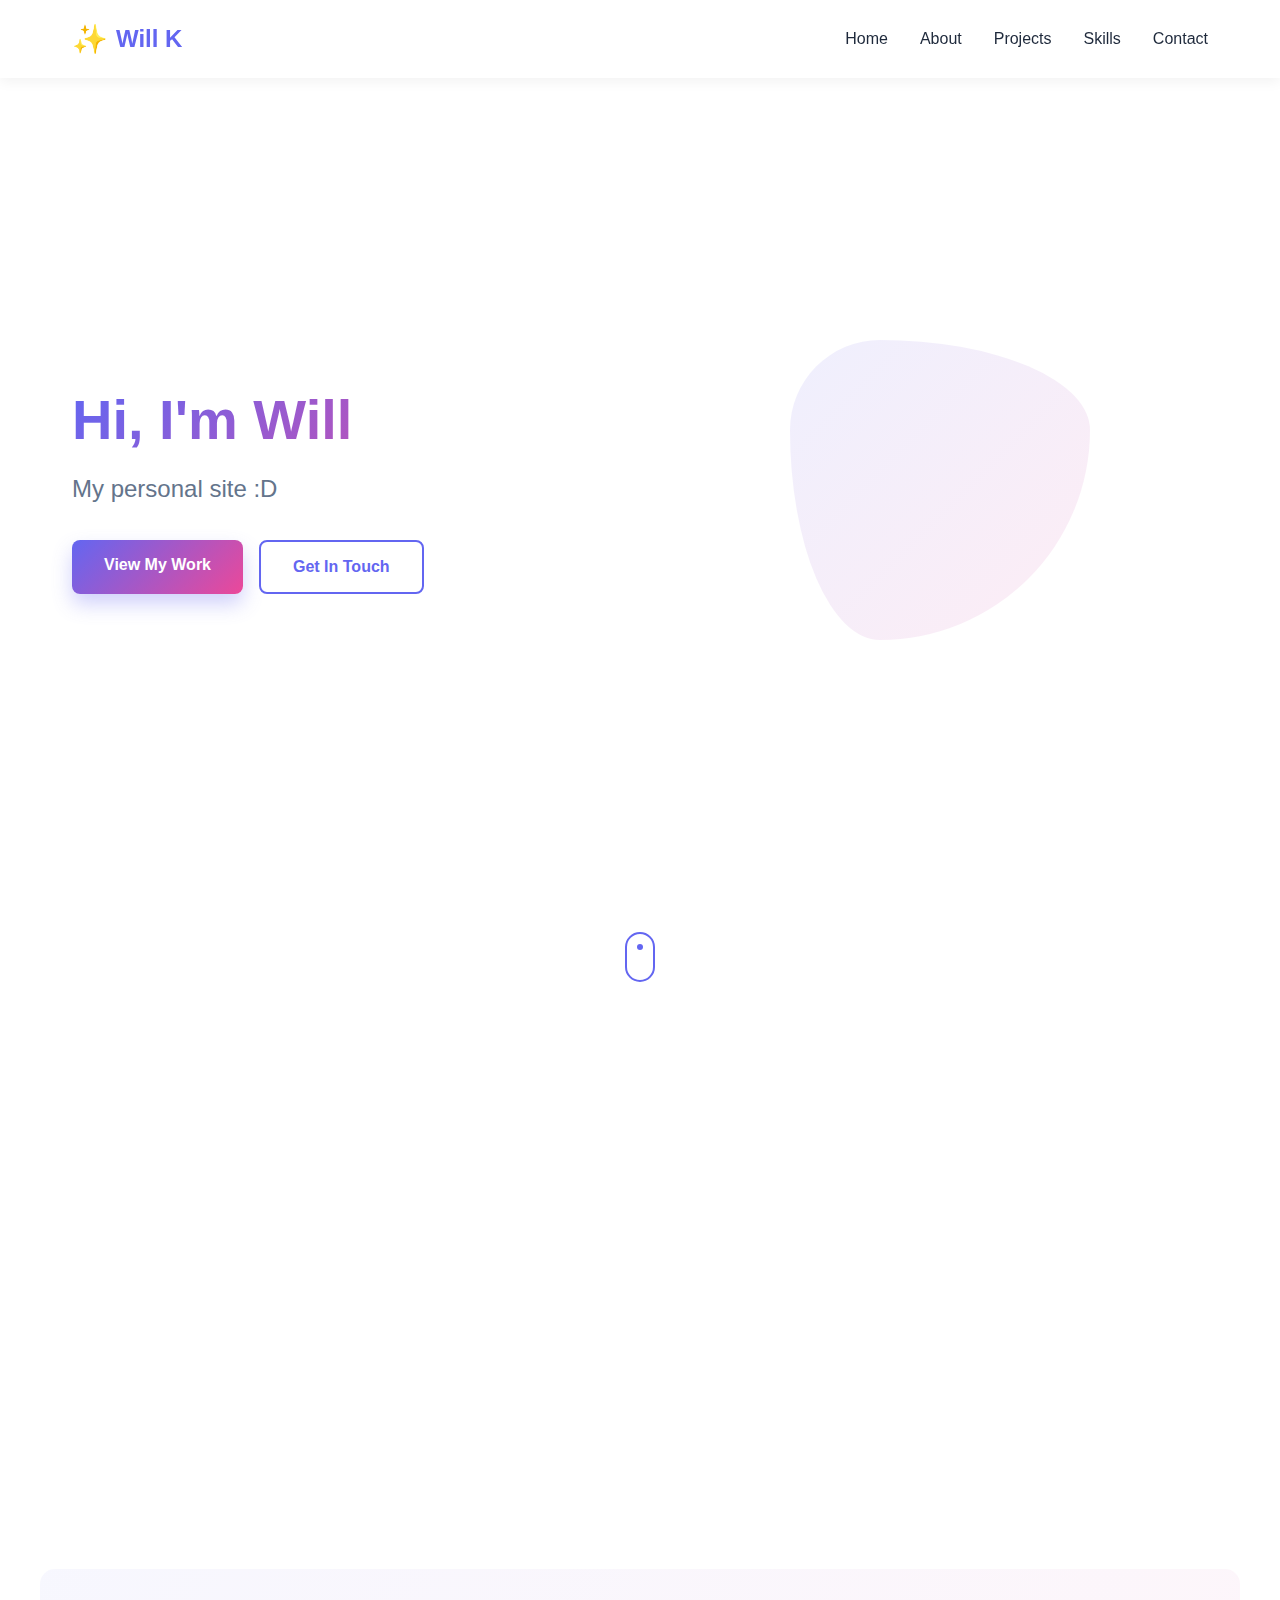
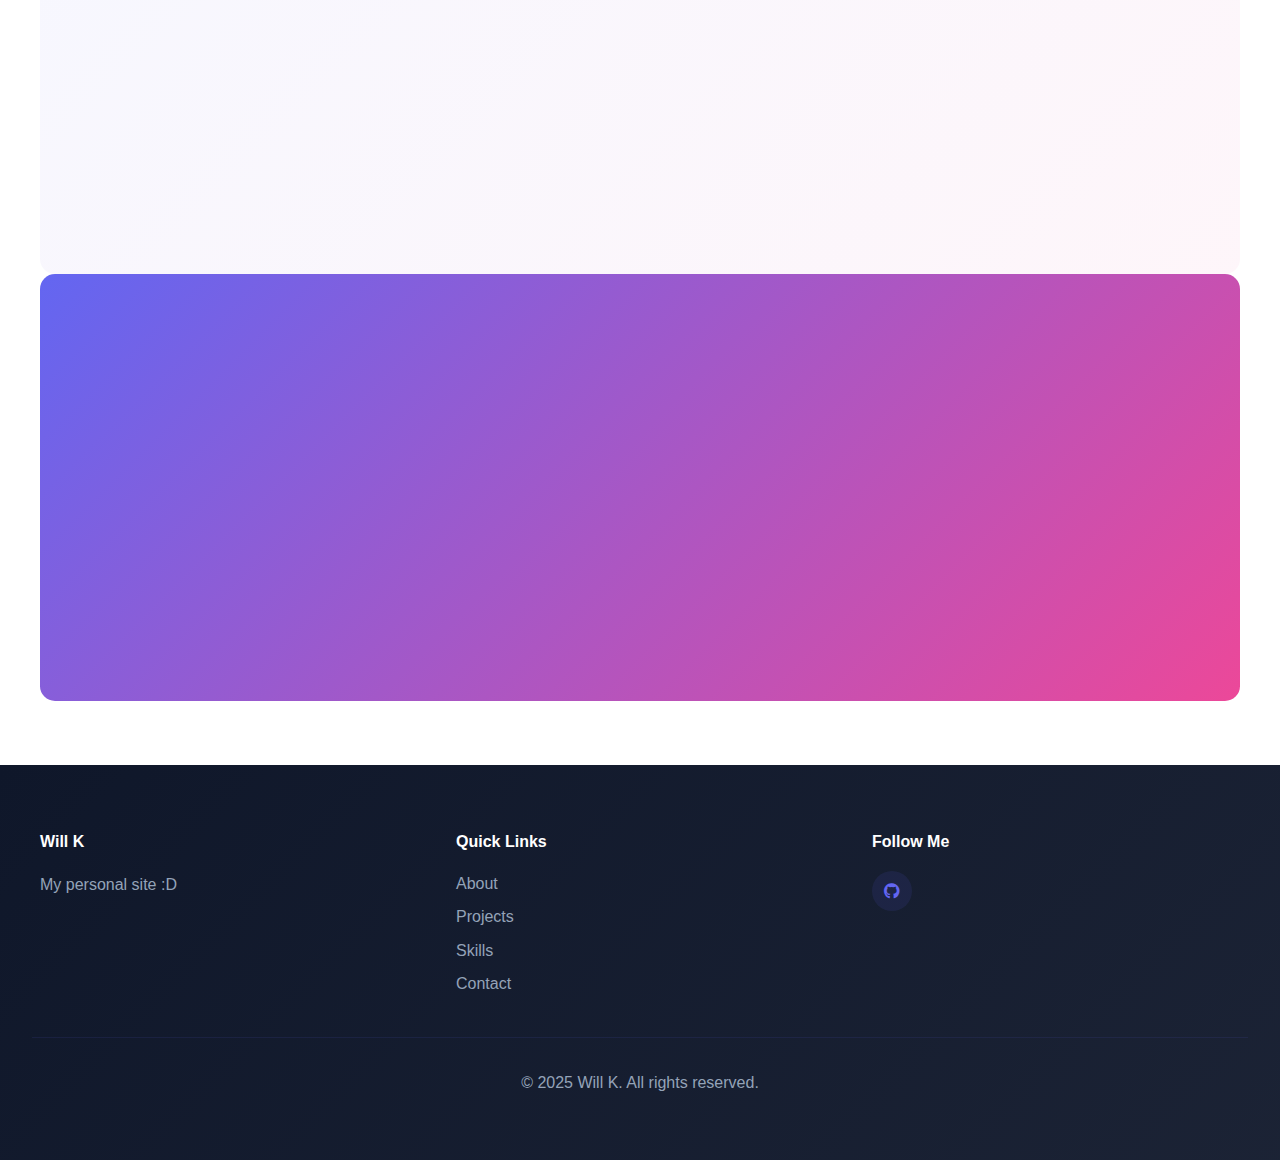
<file: index.html>
<!DOCTYPE html>
<html lang="en">
<head>
    <meta charset="UTF-8">
    <meta name="viewport" content="width=device-width, initial-scale=1.0">
    <title>Will K - Personal Portfolio</title>
    <link rel="stylesheet" href="styles.css">
    <link rel="stylesheet" href="https://cdnjs.cloudflare.com/ajax/libs/font-awesome/6.4.0/css/all.min.css">
</head>
<body>
    <!-- Navigation -->
    <nav class="navbar">
        <div class="nav-container">
            <div class="logo">
                <a href="index.html">
                    <span class="logo-icon">✨</span>
                    <span>Will K</span>
                </a>
            </div>
            <div class="nav-menu">
                <a href="index.html" class="nav-link active">Home</a>
                <a href="about.html" class="nav-link">About</a>
                <a href="projects.html" class="nav-link">Projects</a>
                <a href="skills.html" class="nav-link">Skills</a>
                <a href="contact.html" class="nav-link">Contact</a>
            </div>
            <div class="hamburger">
                <span></span>
                <span></span>
                <span></span>
            </div>
        </div>
    </nav>

    <!-- Hero Section -->
    <section class="hero">
        <div class="hero-content">
            <h1 class="hero-title animate-on-scroll">Hi, I'm Will </h1>
            <p class="hero-subtitle animate-on-scroll">My personal site :D</p>
            <div class="hero-cta animate-on-scroll">
                <a href="projects.html" class="btn btn-primary">View My Work</a>
                <a href="contact.html" class="btn btn-secondary">Get In Touch</a>
            </div>
        </div>
        <div class="hero-image animate-on-scroll">
            <div class="floating-shape"></div>
        </div>
    </section>

    <!-- Scroll Indicator -->
    <div class="scroll-indicator">
        <div class="scroll-down"></div>
    </div>

    <!-- Featured Section -->
    <section class="featured">
        <h2 class="section-title animate-on-scroll">Featured Projects</h2>
        <div class="featured-grid">
            <div class="feature-card animate-on-scroll">
                <div class="feature-icon">
                    <i class="fas fa-code"></i>
                </div>
                <h3>Web Development</h3>
                <p>Building beautiful and responsive websites with modern technologies</p>
            </div>
            <div class="feature-card animate-on-scroll">
                <div class="feature-icon">
                    <i class="fas fa-palette"></i>
                </div>
                <h3>UI/UX Design</h3>
                <p>Creating intuitive interfaces with a focus on user experience</p>
            </div>
            <div class="feature-card animate-on-scroll">
                <div class="feature-icon">
                    <i class="fas fa-rocket"></i>
                </div>
                <h3>Innovation</h3>
                <p>Pushing boundaries and exploring new possibilities in tech</p>
            </div>
        </div>
    </section>

    <!-- Stats Section -->
    <section class="stats">
        <div class="stat animate-on-scroll">
            <h3 class="stat-number">9+</h3>
            <p class="stat-label">Projects Completed</p>
        </div>
        <div class="stat animate-on-scroll">
            <h3 class="stat-number">3+</h3>
            <p class="stat-label">Years Experience</p>
        </div>
    </section>

    <!-- CTA Section -->
    <section class="cta-section">
        <div class="cta-content animate-on-scroll">
            <h2>Take a look at my projects!</h2>
            <p>Click the button below to explore!</p>
            <div class="cta-button-box">
                <a href="projects.html" class="btn btn-large">Click Me!</a>
            </div>
        </div>
    </section>

    <!-- Footer -->
    <footer class="footer">
        <div class="footer-content">
            <div class="footer-section">
                <h4>Will K</h4>
                <p>My personal site :D</p>
            </div>
            <div class="footer-section">
                <h4>Quick Links</h4>
                <ul>
                    <li><a href="about.html">About</a></li>
                    <li><a href="projects.html">Projects</a></li>
                    <li><a href="skills.html">Skills</a></li>
                    <li><a href="contact.html">Contact</a></li>
                </ul>
            </div>
            <div class="footer-section">
                <h4>Follow Me</h4>
                <div class="social-links">
                    <a href="https://github.com"><i class="fab fa-github"></i></a>
                </div>
            </div>
        </div>
        <div class="footer-bottom">
            <p>&copy; 2025 Will K. All rights reserved.</p>
        </div>
    </footer>

    <script src="script.js"></script>
</body>
</html>
</file>
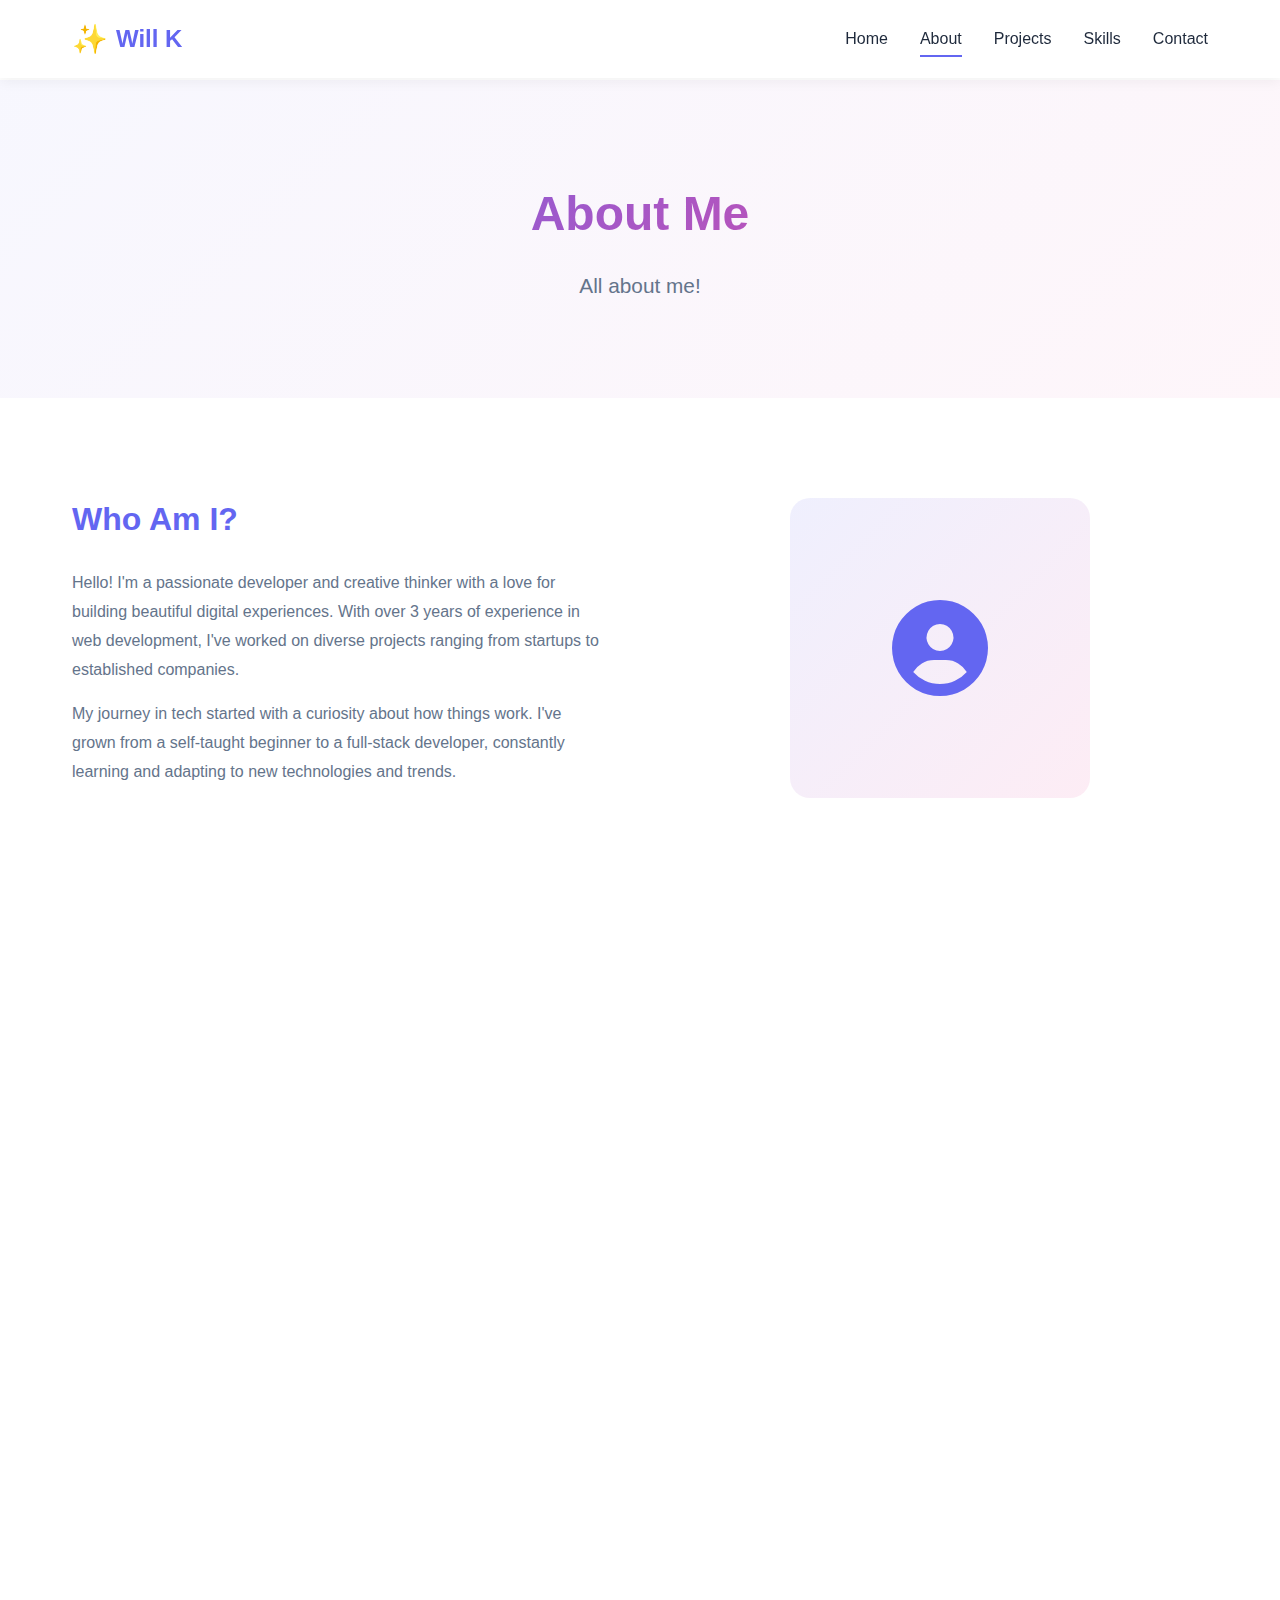
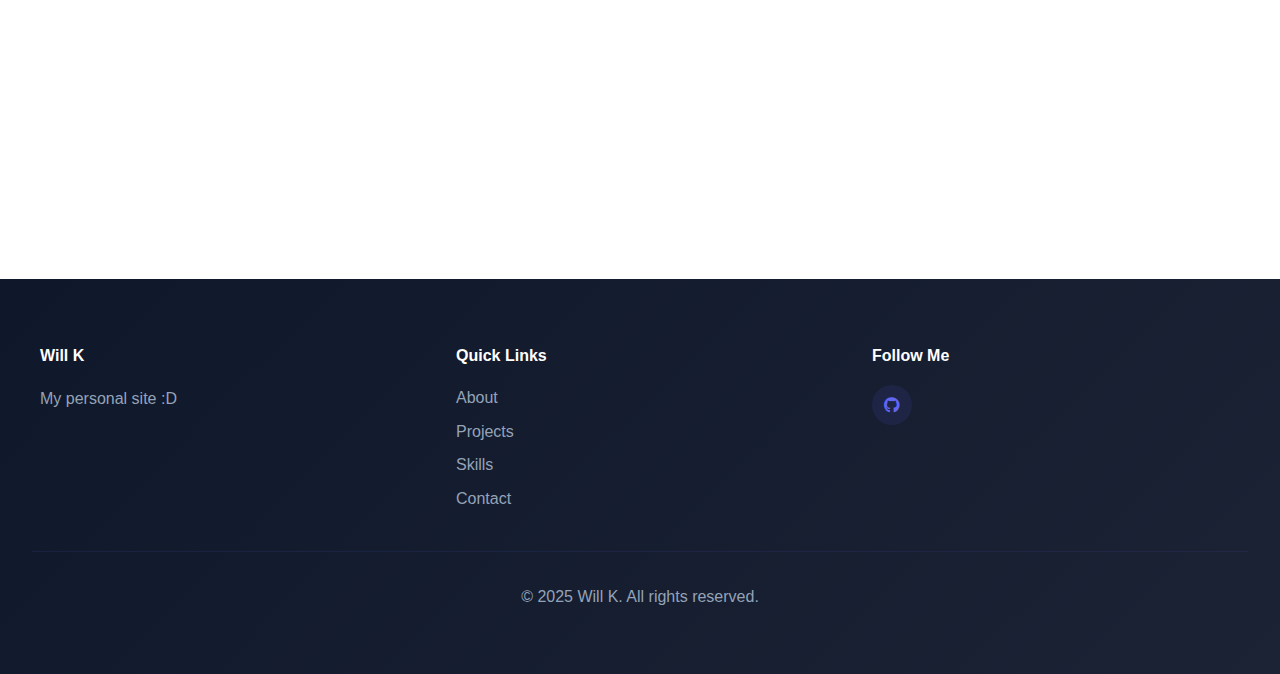
<file: about.html>
<!DOCTYPE html>
<html lang="en">
<head>
    <meta charset="UTF-8">
    <meta name="viewport" content="width=device-width, initial-scale=1.0">
    <title>About - Will K Portfolio</title>
    <link rel="stylesheet" href="styles.css">
    <link rel="stylesheet" href="https://cdnjs.cloudflare.com/ajax/libs/font-awesome/6.4.0/css/all.min.css">
</head>
<body>
    <!-- Navigation -->
    <nav class="navbar">
        <div class="nav-container">
            <div class="logo">
                <a href="index.html">
                    <span class="logo-icon">✨</span>
                    <span>Will K</span>
                </a>
            </div>
            <div class="nav-menu">
                <a href="index.html" class="nav-link">Home</a>
                <a href="about.html" class="nav-link active">About</a>
                <a href="projects.html" class="nav-link">Projects</a>
                <a href="skills.html" class="nav-link">Skills</a>
                <a href="contact.html" class="nav-link">Contact</a>
            </div>
            <div class="hamburger">
                <span></span>
                <span></span>
                <span></span>
            </div>
        </div>
    </nav>

    <!-- Page Header -->
    <section class="page-header">
        <h1 class="animate-on-scroll">About Me</h1>
        <p class="animate-on-scroll">All about me!</p>
    </section>

    <!-- About Content -->
    <section class="about-content">
        <div class="about-section">
            <div class="about-text animate-on-scroll">
                <h2>Who Am I?</h2>
                <p>Hello! I'm a passionate developer and creative thinker with a love for building beautiful digital experiences. With over 3 years of experience in web development, I've worked on diverse projects ranging from startups to established companies.</p>
                <p>My journey in tech started with a curiosity about how things work. I've grown from a self-taught beginner to a full-stack developer, constantly learning and adapting to new technologies and trends.</p>
            </div>
            <div class="about-image animate-on-scroll">
                <div class="image-placeholder">
                    <i class="fas fa-user-circle"></i>
                </div>
            </div>
        </div>

        <div class="about-section reverse">
            <div class="about-text animate-on-scroll">
                <h2>My Journey</h2>
                <p>I started coding in 2021, learning the fundamentals of web development. After building my first website, I was hooked! Since then, I've continuously improved my skills in HTML, CSS, JavaScript, and modern frameworks.</p>
                <p>My focus has always been on creating user-centric solutions that not only look great but also provide excellent functionality and performance.</p>
            </div>
            <div class="timeline animate-on-scroll">
                <div class="timeline-item">
                    <span class="year">2021</span>
                    <h4>Started Learning</h4>
                    <p>Began my coding journey</p>
                </div>
                <div class="timeline-item">
                    <span class="year">2022</span>
                    <h4>First Projects</h4>
                    <p>Built and deployed first websites</p>
                </div>
                <div class="timeline-item">
                    <span class="year">2023</span>
                    <h4>Professional Work</h4>
                    <p>Started freelancing and client work</p>
                </div>
                <div class="timeline-item">
                    <span class="year">2025</span>
                    <h4>Growth & Innovation</h4>
                    <p>Advanced projects and leadership</p>
                </div>
            </div>
        </div>

        <div class="values-section animate-on-scroll">
            <h2>My Values</h2>
            <div class="values-grid">
                <div class="value-card">
                    <i class="fas fa-lightbulb"></i>
                    <h3>Innovation</h3>
                    <p>Always exploring new ideas and technologies</p>
                </div>
                <div class="value-card">
                    <i class="fas fa-users"></i>
                    <h3>Collaboration</h3>
                    <p>Believing in the power of teamwork</p>
                </div>
                <div class="value-card">
                    <i class="fas fa-heart"></i>
                    <h3>Passion</h3>
                    <p>Dedicated to creating exceptional work</p>
                </div>
                <div class="value-card">
                    <i class="fas fa-star"></i>
                    <h3>Quality</h3>
                    <p>Striving for excellence in everything</p>
                </div>
            </div>
        </div>
    </section>

    <!-- Footer -->
    <footer class="footer">
        <div class="footer-content">
            <div class="footer-section">
                <h4>Will K</h4>
                <p>My personal site :D</p>
            </div>
            <div class="footer-section">
                <h4>Quick Links</h4>
                <ul>
                    <li><a href="about.html">About</a></li>
                    <li><a href="projects.html">Projects</a></li>
                    <li><a href="skills.html">Skills</a></li>
                    <li><a href="contact.html">Contact</a></li>
                </ul>
            </div>
            <div class="footer-section">
                <h4>Follow Me</h4>
                <div class="social-links">
                    <a href="https://github.com"><i class="fab fa-github"></i></a>
                </div>
            </div>
        </div>
        <div class="footer-bottom">
            <p>&copy; 2025 Will K. All rights reserved.</p>
        </div>
    </footer>

    <script src="script.js"></script>
</body>
</html>
</file>
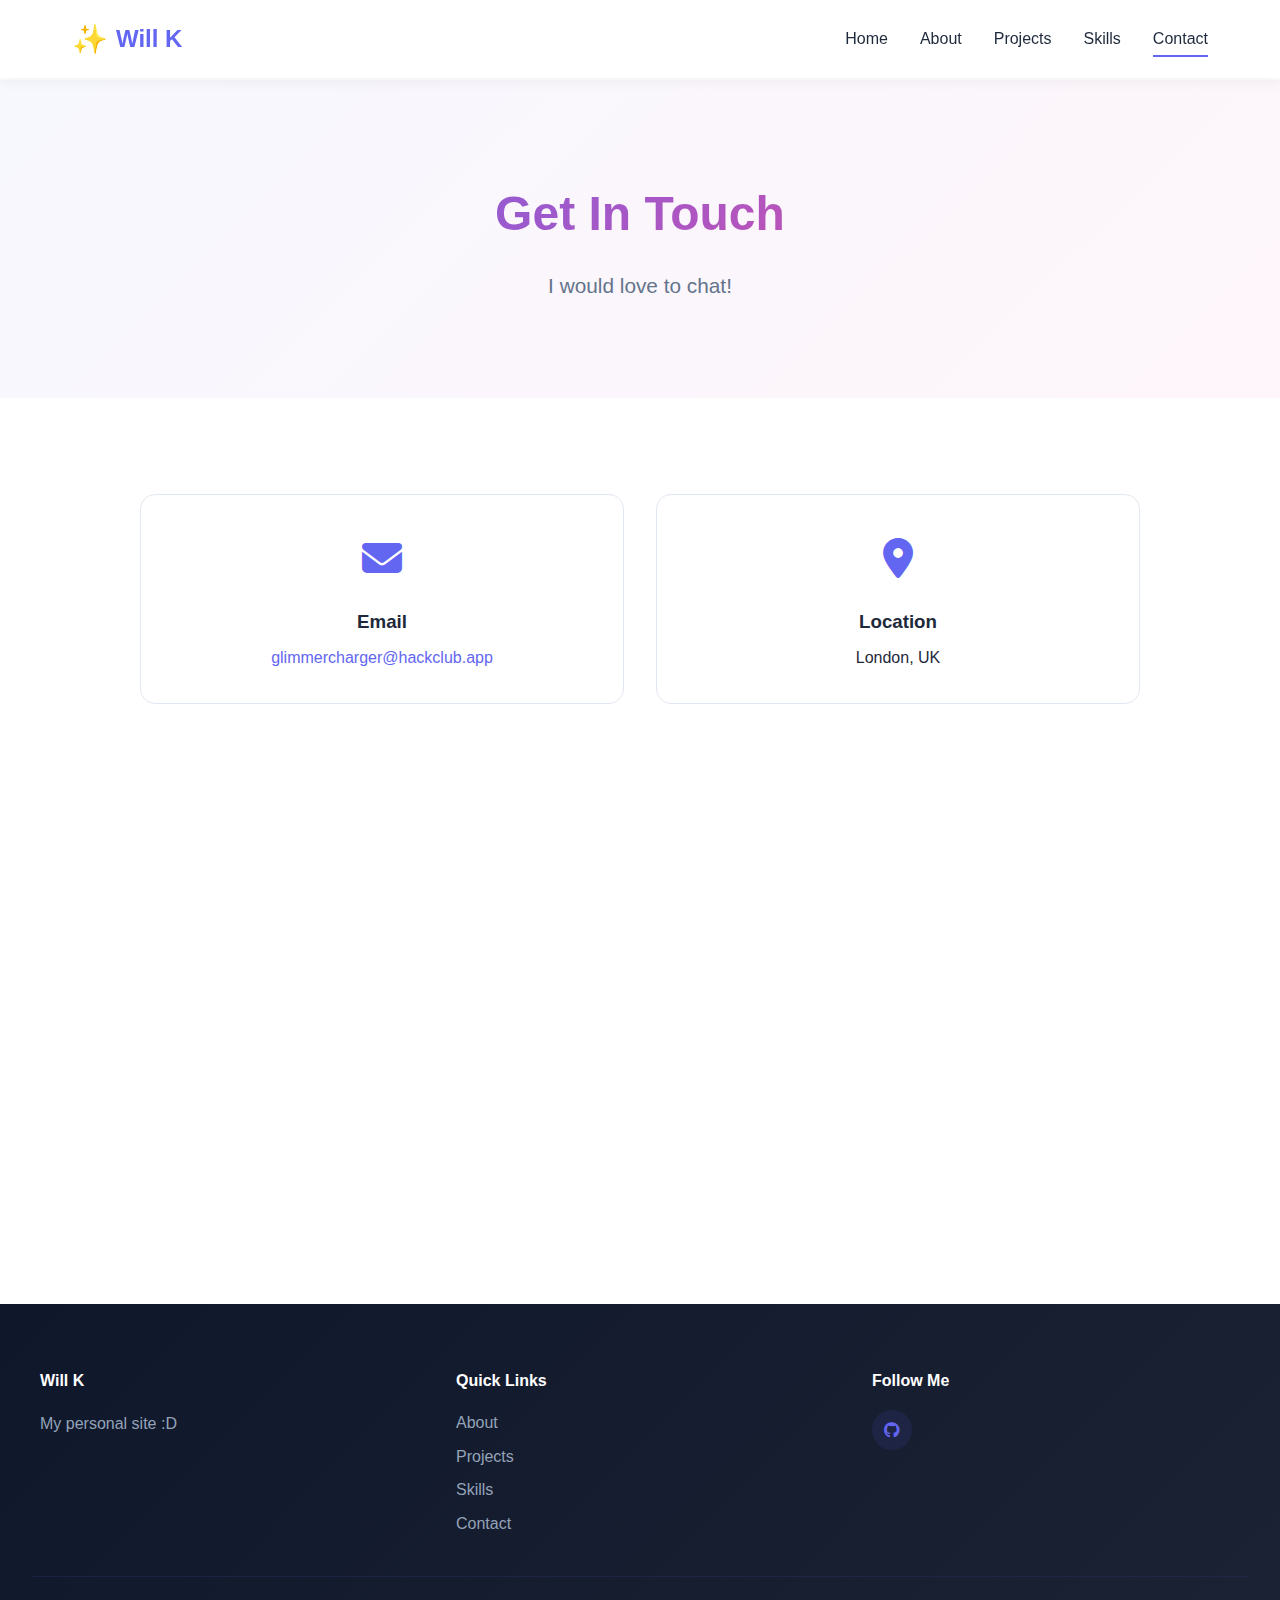
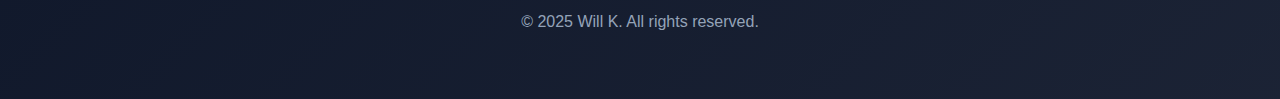
<file: contact.html>
<!DOCTYPE html>
<html lang="en">
<head>
    <meta charset="UTF-8">
    <meta name="viewport" content="width=device-width, initial-scale=1.0">
    <title>Contact - Will K Portfolio</title>
    <link rel="stylesheet" href="styles.css">
    <link rel="stylesheet" href="https://cdnjs.cloudflare.com/ajax/libs/font-awesome/6.4.0/css/all.min.css">
</head>
<body>
    <!-- Navigation -->
    <nav class="navbar">
        <div class="nav-container">
            <div class="logo">
                <a href="index.html">
                    <span class="logo-icon">✨</span>
                    <span>Will K</span>
                </a>
            </div>
            <div class="nav-menu">
                <a href="index.html" class="nav-link">Home</a>
                <a href="about.html" class="nav-link">About</a>
                <a href="projects.html" class="nav-link">Projects</a>
                <a href="skills.html" class="nav-link">Skills</a>
                <a href="contact.html" class="nav-link active">Contact</a>
            </div>
            <div class="hamburger">
                <span></span>
                <span></span>
                <span></span>
            </div>
        </div>
    </nav>

    <!-- Page Header -->
    <section class="page-header">
        <h1 class="animate-on-scroll">Get In Touch</h1>
        <p class="animate-on-scroll">I would love to chat!</p>
    </section>

    <!-- Contact Section -->
    <section class="contact-section">
        <div class="contact-info animate-on-scroll">
            <div class="info-card">
                <div class="info-icon">
                    <i class="fas fa-envelope"></i>
                </div>
                <h3>Email</h3>
                <p><a href="mailto:glimmercharger@hackclub.app">glimmercharger@hackclub.app</a></p>
            </div>
            <div class="info-card">
                <div class="info-icon">
                    <i class="fas fa-map-marker-alt"></i>
                </div>
                <h3>Location</h3>
                <p>London, UK</p>
            </div>
        </div>

    </section>

    <!-- Social Links Section -->
    <section class="social-section animate-on-scroll">
        <h2>Follow Me!</h2>
        <div class="social-grid">
            <a href="https://github.com" class="social-card" target="_blank">
                <i class="fab fa-github"></i>
                <span>GitHub</span>
            </a>
        </div>
    </section>

    <!-- Footer -->
    <footer class="footer">
        <div class="footer-content">
            <div class="footer-section">
                <h4>Will K</h4>
                <p>My personal site :D</p>
            </div>
            <div class="footer-section">
                <h4>Quick Links</h4>
                <ul>
                    <li><a href="about.html">About</a></li>
                    <li><a href="projects.html">Projects</a></li>
                    <li><a href="skills.html">Skills</a></li>
                    <li><a href="contact.html">Contact</a></li>
                </ul>
            </div>
            <div class="footer-section">
                <h4>Follow Me</h4>
                <div class="social-links">
                    <a href="https://github.com"><i class="fab fa-github"></i></a>
                </div>
            </div>
        </div>
        <div class="footer-bottom">
            <p>&copy; 2025 Will K. All rights reserved.</p>
        </div>
    </footer>

    <script src="script.js"></script>
</body>
</html>
</file>
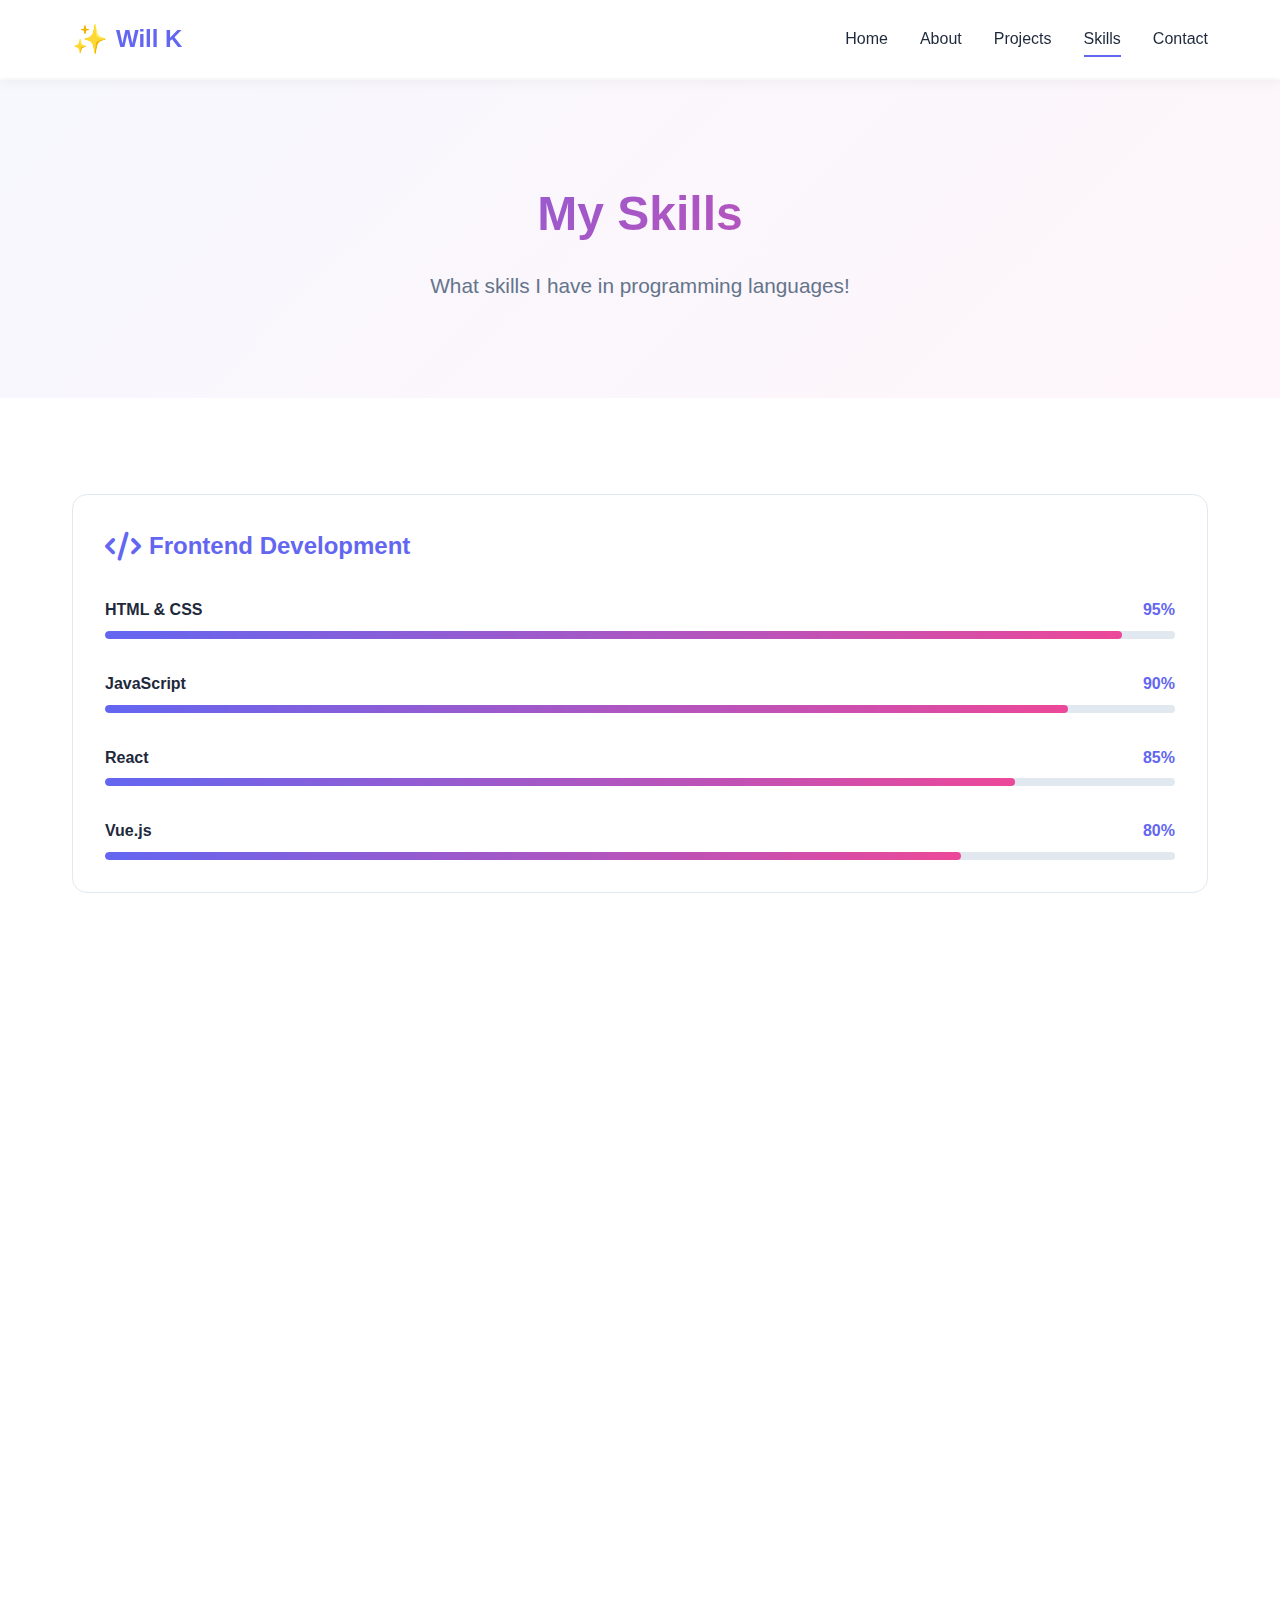
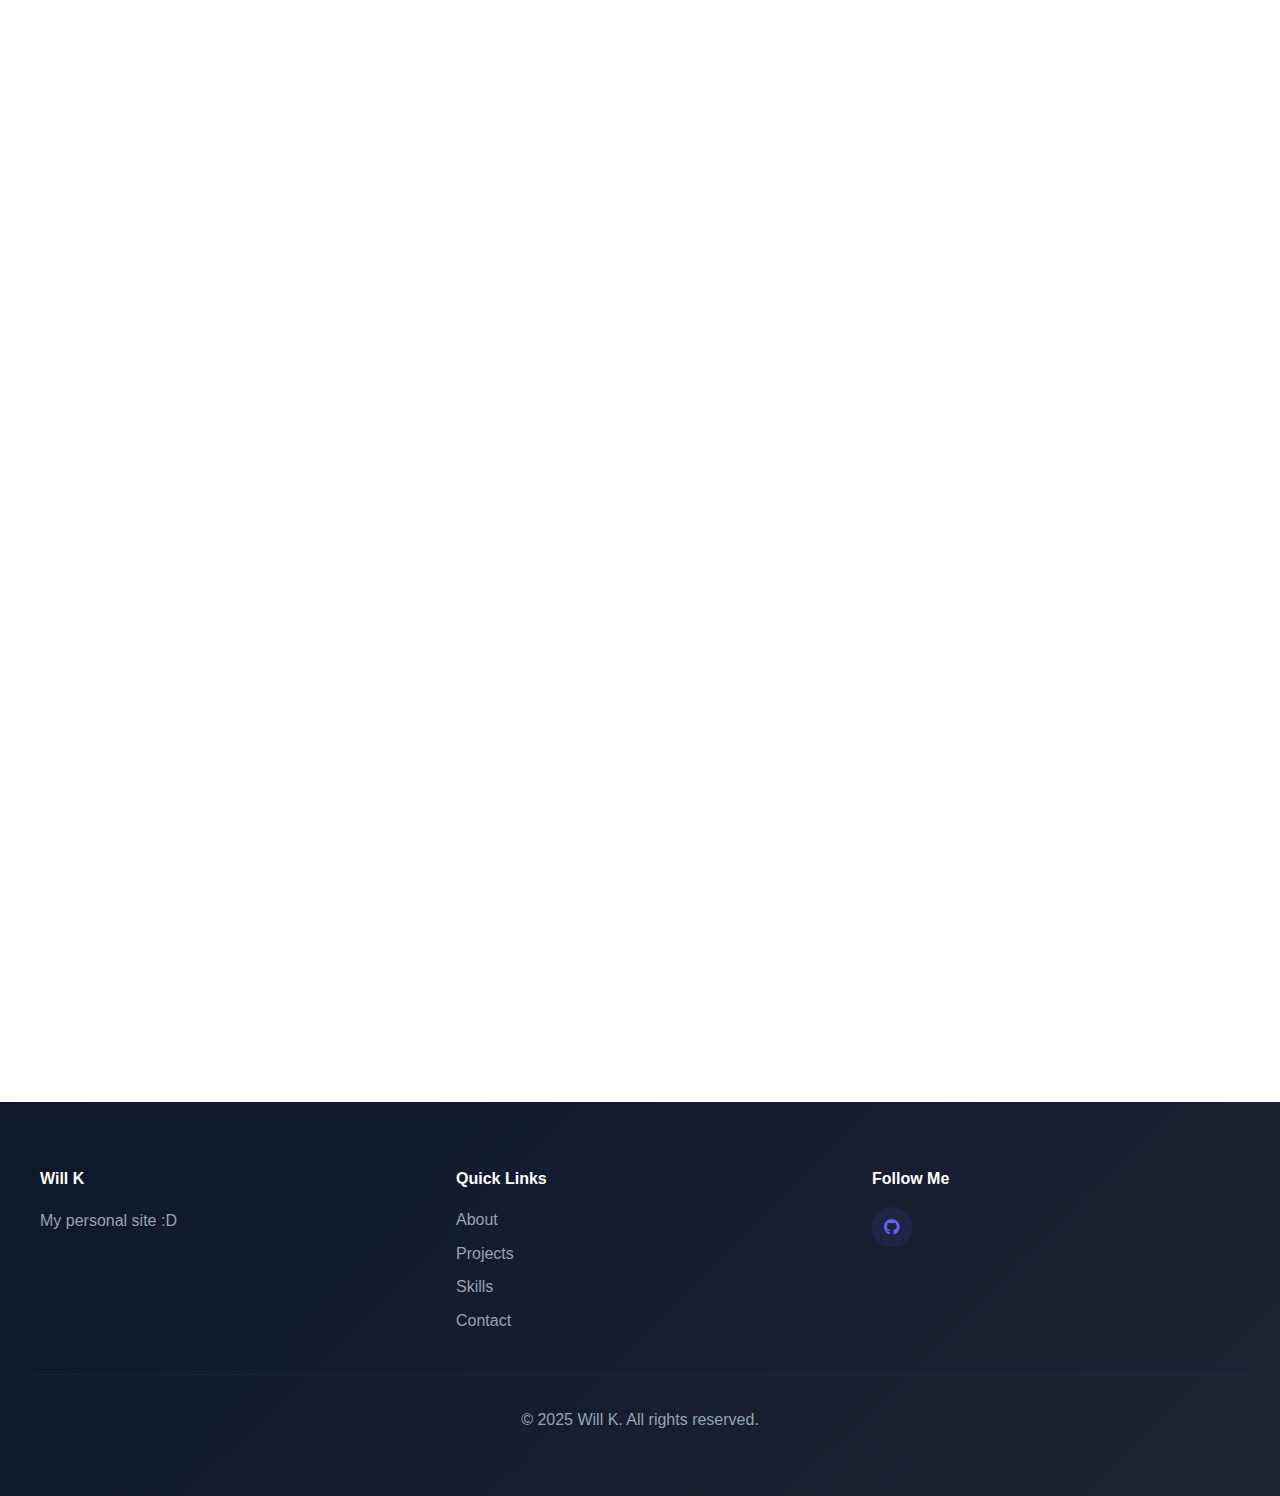
<file: skills.html>
<!DOCTYPE html>
<html lang="en">
<head>
    <meta charset="UTF-8">
    <meta name="viewport" content="width=device-width, initial-scale=1.0">
    <title>Skills - Will K Portfolio</title>
    <link rel="stylesheet" href="styles.css">
    <link rel="stylesheet" href="https://cdnjs.cloudflare.com/ajax/libs/font-awesome/6.4.0/css/all.min.css">
</head>
<body>
    <!-- Navigation -->
    <nav class="navbar">
        <div class="nav-container">
            <div class="logo">
                <a href="index.html">
                    <span class="logo-icon">✨</span>
                    <span>Will K</span>
                </a>
            </div>
            <div class="nav-menu">
                <a href="index.html" class="nav-link">Home</a>
                <a href="about.html" class="nav-link">About</a>
                <a href="projects.html" class="nav-link">Projects</a>
                <a href="skills.html" class="nav-link active">Skills</a>
                <a href="contact.html" class="nav-link">Contact</a>
            </div>
            <div class="hamburger">
                <span></span>
                <span></span>
                <span></span>
            </div>
        </div>
    </nav>

    <!-- Page Header -->
    <section class="page-header">
        <h1 class="animate-on-scroll">My Skills</h1>
        <p class="animate-on-scroll">What skills I have in programming languages!</p>
    </section>

    <!-- Skills Section -->
    <section class="skills-section">
        <div class="skills-container">
            <!-- Frontend Skills -->
            <div class="skill-category animate-on-scroll">
                <h2><i class="fas fa-code"></i> Frontend Development</h2>
                <div class="skill-list">
                    <div class="skill-item">
                        <div class="skill-header">
                            <span class="skill-name">HTML & CSS</span>
                            <span class="skill-percentage">95%</span>
                        </div>
                        <div class="skill-bar">
                            <div class="skill-progress" style="width: 95%"></div>
                        </div>
                    </div>
                    <div class="skill-item">
                        <div class="skill-header">
                            <span class="skill-name">JavaScript</span>
                            <span class="skill-percentage">90%</span>
                        </div>
                        <div class="skill-bar">
                            <div class="skill-progress" style="width: 90%"></div>
                        </div>
                    </div>
                    <div class="skill-item">
                        <div class="skill-header">
                            <span class="skill-name">React</span>
                            <span class="skill-percentage">85%</span>
                        </div>
                        <div class="skill-bar">
                            <div class="skill-progress" style="width: 85%"></div>
                        </div>
                    </div>
                    <div class="skill-item">
                        <div class="skill-header">
                            <span class="skill-name">Vue.js</span>
                            <span class="skill-percentage">80%</span>
                        </div>
                        <div class="skill-bar">
                            <div class="skill-progress" style="width: 80%"></div>
                        </div>
                    </div>
                </div>
            </div>

            <!-- Backend Skills -->
            <div class="skill-category animate-on-scroll">
                <h2><i class="fas fa-server"></i> Backend Development</h2>
                <div class="skill-list">
                    <div class="skill-item">
                        <div class="skill-header">
                            <span class="skill-name">Node.js</span>
                            <span class="skill-percentage">85%</span>
                        </div>
                        <div class="skill-bar">
                            <div class="skill-progress" style="width: 85%"></div>
                        </div>
                    </div>
                    <div class="skill-item">
                        <div class="skill-header">
                            <span class="skill-name">Python</span>
                            <span class="skill-percentage">80%</span>
                        </div>
                        <div class="skill-bar">
                            <div class="skill-progress" style="width: 80%"></div>
                        </div>
                    </div>
                    <div class="skill-item">
                        <div class="skill-header">
                            <span class="skill-name">Express.js</span>
                            <span class="skill-percentage">85%</span>
                        </div>
                        <div class="skill-bar">
                            <div class="skill-progress" style="width: 85%"></div>
                        </div>
                    </div>
                    <div class="skill-item">
                        <div class="skill-header">
                            <span class="skill-name">REST APIs</span>
                            <span class="skill-percentage">90%</span>
                        </div>
                        <div class="skill-bar">
                            <div class="skill-progress" style="width: 90%"></div>
                        </div>
                    </div>
                </div>
            </div>

            <!-- Database Skills -->
            <div class="skill-category animate-on-scroll">
                <h2><i class="fas fa-database"></i> Databases</h2>
                <div class="skill-list">
                    <div class="skill-item">
                        <div class="skill-header">
                            <span class="skill-name">MongoDB</span>
                            <span class="skill-percentage">85%</span>
                        </div>
                        <div class="skill-bar">
                            <div class="skill-progress" style="width: 85%"></div>
                        </div>
                    </div>
                    <div class="skill-item">
                        <div class="skill-header">
                            <span class="skill-name">MySQL</span>
                            <span class="skill-percentage">80%</span>
                        </div>
                        <div class="skill-bar">
                            <div class="skill-progress" style="width: 80%"></div>
                        </div>
                    </div>
                    <div class="skill-item">
                        <div class="skill-header">
                            <span class="skill-name">Firebase</span>
                            <span class="skill-percentage">80%</span>
                        </div>
                        <div class="skill-bar">
                            <div class="skill-progress" style="width: 80%"></div>
                        </div>
                    </div>
                </div>
            </div>

            <!-- Tools & Others -->
            <div class="skill-category animate-on-scroll">
                <h2><i class="fas fa-tools"></i> Tools & Others</h2>
                <div class="skill-list">
                    <div class="skill-item">
                        <div class="skill-header">
                            <span class="skill-name">Git & GitHub</span>
                            <span class="skill-percentage">90%</span>
                        </div>
                        <div class="skill-bar">
                            <div class="skill-progress" style="width: 90%"></div>
                        </div>
                    </div>
                    <div class="skill-item">
                        <div class="skill-header">
                            <span class="skill-name">Figma & Design</span>
                            <span class="skill-percentage">85%</span>
                        </div>
                        <div class="skill-bar">
                            <div class="skill-progress" style="width: 85%"></div>
                        </div>
                    </div>
                    <div class="skill-item">
                        <div class="skill-header">
                            <span class="skill-name">DevOps & Deployment</span>
                            <span class="skill-percentage">75%</span>
                        </div>
                        <div class="skill-bar">
                            <div class="skill-progress" style="width: 75%"></div>
                        </div>
                    </div>
                    <div class="skill-item">
                        <div class="skill-header">
                            <span class="skill-name">Problem Solving</span>
                            <span class="skill-percentage">95%</span>
                        </div>
                        <div class="skill-bar">
                            <div class="skill-progress" style="width: 95%"></div>
                        </div>
                    </div>
                </div>
            </div>
        </div>

        <!-- Technology Icons -->
        <div class="tech-icons animate-on-scroll">
            <h2>Technologies I Use</h2>
            <div class="icons-grid">
                <div class="tech-icon" title="HTML5">
                    <i class="fab fa-html5"></i>
                </div>
                <div class="tech-icon" title="CSS3">
                    <i class="fab fa-css3-alt"></i>
                </div>
                <div class="tech-icon" title="JavaScript">
                    <i class="fab fa-js-square"></i>
                </div>
                <div class="tech-icon" title="React">
                    <i class="fab fa-react"></i>
                </div>
                <div class="tech-icon" title="Node.js">
                    <i class="fab fa-node-js"></i>
                </div>
                <div class="tech-icon" title="Python">
                    <i class="fab fa-python"></i>
                </div>
                <div class="tech-icon" title="Git">
                    <i class="fab fa-git-alt"></i>
                </div>
                <div class="tech-icon" title="GitHub">
                    <i class="fab fa-github"></i>
                </div>
            </div>
        </div>
    </section>

    <!-- Footer -->
    <footer class="footer">
        <div class="footer-content">
            <div class="footer-section">
                <h4>Will K</h4>
                <p>My personal site :D</p>
            </div>
            <div class="footer-section">
                <h4>Quick Links</h4>
                <ul>
                    <li><a href="about.html">About</a></li>
                    <li><a href="projects.html">Projects</a></li>
                    <li><a href="skills.html">Skills</a></li>
                    <li><a href="contact.html">Contact</a></li>
                </ul>
            </div>
            <div class="footer-section">
                <h4>Follow Me</h4>
                <div class="social-links">
                    <a href="https://github.com"><i class="fab fa-github"></i></a>
                </div>
            </div>
        </div>
        <div class="footer-bottom">
            <p>&copy; 2025 Will K. All rights reserved.</p>
        </div>
    </footer>

    <script src="script.js"></script>
</body>
</html>
</file>
<file: styles.css>
/* ============================================
   GLOBAL STYLES
   ============================================ */
* {
    margin: 0;
    padding: 0;
    box-sizing: border-box;
}

:root {
    --primary-color: #6366f1;
    --secondary-color: #ec4899;
    --accent-color: #f59e0b;
    --dark-bg: #0f172a;
    --light-bg: #f8fafc;
    --text-dark: #1e293b;
    --text-light: #64748b;
    --border-color: #e2e8f0;
    --shadow: 0 10px 30px rgba(0, 0, 0, 0.1);
    --shadow-lg: 0 20px 40px rgba(0, 0, 0, 0.15);
}

body {
    font-family: 'Segoe UI', Tahoma, Geneva, Verdana, sans-serif;
    line-height: 1.6;
    color: var(--text-dark);
    background-color: #ffffff;
    overflow-x: hidden;
}

a {
    text-decoration: none;
    color: inherit;
    transition: all 0.3s ease;
}

/* ============================================
   NAVIGATION
   ============================================ */
.navbar {
    position: fixed;
    top: 0;
    width: 100%;
    background: rgba(255, 255, 255, 0.95);
    backdrop-filter: blur(10px);
    z-index: 1000;
    box-shadow: 0 4px 12px rgba(0, 0, 0, 0.05);
}

.nav-container {
    max-width: 1200px;
    margin: 0 auto;
    padding: 1rem 2rem;
    display: flex;
    justify-content: space-between;
    align-items: center;
}

.logo a {
    font-size: 1.5rem;
    font-weight: bold;
    display: flex;
    align-items: center;
    gap: 0.5rem;
    color: var(--primary-color);
    transition: transform 0.3s ease;
}

.logo a:hover {
    transform: scale(1.05);
}

.logo-icon {
    font-size: 1.8rem;
}

.nav-menu {
    display: flex;
    gap: 2rem;
    list-style: none;
}

.nav-link {
    color: var(--text-dark);
    font-weight: 500;
    position: relative;
    transition: color 0.3s ease;
}

.nav-link:after {
    content: '';
    position: absolute;
    bottom: -5px;
    left: 0;
    width: 0;
    height: 2px;
    background: var(--primary-color);
    transition: width 0.3s ease;
}

.nav-link:hover:after,
.nav-link.active:after {
    width: 100%;
}

.nav-link:hover {
    color: var(--primary-color);
}

.hamburger {
    display: none;
    flex-direction: column;
    cursor: pointer;
    gap: 5px;
}

.hamburger span {
    width: 25px;
    height: 3px;
    background: var(--text-dark);
    border-radius: 2px;
    transition: all 0.3s ease;
}

/* ============================================
   HERO SECTION
   ============================================ */
.hero {
    margin-top: 80px;
    min-height: calc(100vh - 80px);
    display: grid;
    grid-template-columns: 1fr 1fr;
    align-items: center;
    gap: 4rem;
    padding: 4rem 2rem;
    max-width: 1200px;
    margin-left: auto;
    margin-right: auto;
}

.hero-content {
    z-index: 1;
}

.hero-title {
    font-size: 3.5rem;
    font-weight: 800;
    line-height: 1.2;
    margin-bottom: 1rem;
    background: linear-gradient(135deg, var(--primary-color), var(--secondary-color));
    -webkit-background-clip: text;
    -webkit-text-fill-color: transparent;
    background-clip: text;
}

.hero-subtitle {
    font-size: 1.5rem;
    color: var(--text-light);
    margin-bottom: 2rem;
}

.hero-cta {
    display: flex;
    gap: 1rem;
    flex-wrap: wrap;
}

.btn {
    padding: 0.75rem 2rem;
    border: none;
    border-radius: 8px;
    font-weight: 600;
    cursor: pointer;
    transition: all 0.3s ease;
    display: inline-block;
    text-align: center;
}

.btn-primary {
    background: linear-gradient(135deg, var(--primary-color), var(--secondary-color));
    color: white;
    box-shadow: 0 10px 20px rgba(99, 102, 241, 0.3);
}

.btn-primary:hover {
    transform: translateY(-3px);
    box-shadow: 0 15px 30px rgba(99, 102, 241, 0.4);
}

.btn-secondary {
    border: 2px solid var(--primary-color);
    color: var(--primary-color);
    background: transparent;
}

.btn-secondary:hover {
    background: var(--primary-color);
    color: white;
}

.btn-large {
    padding: 1rem 3rem;
    font-size: 1.1rem;
}

.hero-image {
    position: relative;
    display: flex;
    align-items: center;
    justify-content: center;
    height: 400px;
}

.floating-shape {
    width: 300px;
    height: 300px;
    background: linear-gradient(135deg, rgba(99, 102, 241, 0.1), rgba(236, 72, 153, 0.1));
    border-radius: 30% 70% 70% 30% / 30% 30% 70% 70%;
    animation: float 6s ease-in-out infinite;
}

@keyframes float {
    0%, 100% {
        transform: translateY(0px) rotate(0deg);
    }
    50% {
        transform: translateY(-20px) rotate(10deg);
    }
}

/* ============================================
   SCROLL INDICATOR
   ============================================ */
.scroll-indicator {
    display: flex;
    justify-content: center;
    padding: 2rem;
    animation: fadeInOut 2s infinite;
}

.scroll-down {
    width: 30px;
    height: 50px;
    border: 2px solid var(--primary-color);
    border-radius: 15px;
    position: relative;
}

.scroll-down:after {
    content: '';
    position: absolute;
    top: 10px;
    left: 50%;
    width: 6px;
    height: 6px;
    background: var(--primary-color);
    border-radius: 50%;
    transform: translateX(-50%);
    animation: scroll 2s infinite;
}

@keyframes scroll {
    0% {
        opacity: 1;
        transform: translateX(-50%) translateY(0);
    }
    100% {
        opacity: 0;
        transform: translateX(-50%) translateY(20px);
    }
}

@keyframes fadeInOut {
    0%, 100% {
        opacity: 1;
    }
    50% {
        opacity: 0.5;
    }
}

/* ============================================
   SECTIONS
   ============================================ */
.featured,
.stats,
.cta-section,
.about-content,
.skills-section,
.contact-section,
.social-section {
    padding: 6rem 2rem;
    max-width: 1200px;
    margin: 0 auto;
}

.section-title {
    font-size: 2.5rem;
    font-weight: 800;
    text-align: center;
    margin-bottom: 3rem;
    background: linear-gradient(135deg, var(--primary-color), var(--secondary-color));
    -webkit-background-clip: text;
    -webkit-text-fill-color: transparent;
    background-clip: text;
}

/* ============================================
   FEATURED GRID
   ============================================ */
.featured-grid {
    display: grid;
    grid-template-columns: repeat(auto-fit, minmax(300px, 1fr));
    gap: 2rem;
}

.feature-card {
    background: linear-gradient(135deg, rgba(255, 255, 255, 0.5), rgba(255, 255, 255, 0.8));
    border: 1px solid var(--border-color);
    border-radius: 15px;
    padding: 2rem;
    text-align: center;
    transition: all 0.3s ease;
    cursor: pointer;
}

.feature-card:hover {
    transform: translateY(-10px);
    box-shadow: var(--shadow-lg);
    border-color: var(--primary-color);
}

.feature-icon {
    font-size: 3rem;
    color: var(--primary-color);
    margin-bottom: 1rem;
    transition: transform 0.3s ease;
}

.feature-card:hover .feature-icon {
    transform: scale(1.1) rotate(10deg);
}

.feature-card h3 {
    font-size: 1.3rem;
    margin-bottom: 0.5rem;
}

.feature-card p {
    color: var(--text-light);
}

/* ============================================
   STATS SECTION
   ============================================ */
.stats {
    background: linear-gradient(135deg, rgba(99, 102, 241, 0.05), rgba(236, 72, 153, 0.05));
    display: grid;
    grid-template-columns: repeat(auto-fit, minmax(200px, 1fr));
    gap: 3rem;
    border-radius: 15px;
}

.stat {
    text-align: center;
}

.stat-number {
    font-size: 3rem;
    font-weight: 800;
    background: linear-gradient(135deg, var(--primary-color), var(--secondary-color));
    -webkit-background-clip: text;
    -webkit-text-fill-color: transparent;
    background-clip: text;
    margin-bottom: 0.5rem;
}

.stat-label {
    color: var(--text-light);
    font-size: 1.1rem;
}

/* ============================================
   CTA SECTION
   ============================================ */
.cta-section {
    background: linear-gradient(135deg, var(--primary-color), var(--secondary-color));
    color: white;
    text-align: center;
    border-radius: 15px;
}

.cta-content h2 {
    font-size: 2.5rem;
    margin-bottom: 1rem;
}

.cta-content p {
    font-size: 1.2rem;
    margin-bottom: 2rem;
    opacity: 0.9;
}

.cta-button-box {
    background: white;
    display: inline-block;
    padding: 1rem 1.5rem;
    border-radius: 12px;
    box-shadow: 0 10px 30px rgba(0, 0, 0, 0.2);
}

.cta-button-box .btn-large {
    color: var(--primary-color);
}

/* ============================================
   PAGE HEADER
   ============================================ */
.page-header {
    margin-top: 80px;
    padding: 6rem 2rem;
    text-align: center;
    background: linear-gradient(135deg, rgba(99, 102, 241, 0.05), rgba(236, 72, 153, 0.05));
}

.page-header h1 {
    font-size: 3rem;
    font-weight: 800;
    margin-bottom: 1rem;
    background: linear-gradient(135deg, var(--primary-color), var(--secondary-color));
    -webkit-background-clip: text;
    -webkit-text-fill-color: transparent;
    background-clip: text;
}

.page-header p {
    font-size: 1.3rem;
    color: var(--text-light);
}

/* ============================================
   ABOUT PAGE
   ============================================ */
.about-section {
    display: grid;
    grid-template-columns: 1fr 1fr;
    gap: 4rem;
    align-items: center;
    margin-bottom: 6rem;
}

.about-section.reverse {
    direction: rtl;
}

.about-section.reverse > * {
    direction: ltr;
}

.about-text h2 {
    font-size: 2rem;
    margin-bottom: 1.5rem;
    color: var(--primary-color);
}

.about-text p {
    color: var(--text-light);
    margin-bottom: 1rem;
    line-height: 1.8;
}

.about-image {
    display: flex;
    align-items: center;
    justify-content: center;
}

.image-placeholder {
    width: 300px;
    height: 300px;
    background: linear-gradient(135deg, rgba(99, 102, 241, 0.1), rgba(236, 72, 153, 0.1));
    border-radius: 20px;
    display: flex;
    align-items: center;
    justify-content: center;
    font-size: 6rem;
    color: var(--primary-color);
}

.timeline {
    display: flex;
    flex-direction: column;
    gap: 2rem;
}

.timeline-item {
    padding-left: 2rem;
    position: relative;
}

.timeline-item:before {
    content: '';
    position: absolute;
    left: 0;
    top: 0;
    width: 12px;
    height: 12px;
    background: var(--primary-color);
    border-radius: 50%;
    border: 3px solid white;
    box-shadow: 0 0 0 3px var(--primary-color);
}

.timeline-item:not(:last-child):after {
    content: '';
    position: absolute;
    left: 5px;
    top: 15px;
    width: 2px;
    height: 70px;
    background: var(--primary-color);
}

.timeline-item .year {
    color: var(--primary-color);
    font-weight: bold;
    font-size: 0.9rem;
}

.timeline-item h4 {
    margin: 0.5rem 0;
}

.values-section {
    margin-top: 6rem;
}

.values-grid {
    display: grid;
    grid-template-columns: repeat(auto-fit, minmax(250px, 1fr));
    gap: 2rem;
}

.value-card {
    background: linear-gradient(135deg, rgba(255, 255, 255, 0.5), rgba(255, 255, 255, 0.8));
    border: 1px solid var(--border-color);
    border-radius: 15px;
    padding: 2rem;
    text-align: center;
    transition: all 0.3s ease;
}

.value-card:hover {
    transform: translateY(-5px);
    box-shadow: var(--shadow);
}

.value-card i {
    font-size: 3rem;
    color: var(--primary-color);
    margin-bottom: 1rem;
}

.value-card h3 {
    margin-bottom: 0.5rem;
}

/* ============================================
   PROJECTS PAGE
   ============================================ */
.filter-section {
    padding: 2rem;
    text-align: center;
    max-width: 1200px;
    margin: 0 auto;
}

.filter-buttons {
    display: flex;
    gap: 1rem;
    justify-content: center;
    flex-wrap: wrap;
}

.filter-btn {
    padding: 0.5rem 1.5rem;
    border: 2px solid var(--border-color);
    background: white;
    border-radius: 8px;
    cursor: pointer;
    transition: all 0.3s ease;
    font-weight: 500;
}

.filter-btn:hover,
.filter-btn.active {
    border-color: var(--primary-color);
    color: var(--primary-color);
    background: rgba(99, 102, 241, 0.05);
}

.projects-grid {
    display: grid;
    grid-template-columns: repeat(auto-fill, minmax(300px, 1fr));
    gap: 2rem;
    padding: 2rem;
    max-width: 1200px;
    margin: 0 auto;
}

.project-card {
    background: white;
    border-radius: 15px;
    overflow: hidden;
    box-shadow: 0 5px 15px rgba(0, 0, 0, 0.08);
    transition: all 0.3s ease;
}

.project-card:hover {
    transform: translateY(-10px);
    box-shadow: var(--shadow-lg);
}

.project-image {
    position: relative;
    overflow: hidden;
    height: 200px;
    background: linear-gradient(135deg, rgba(99, 102, 241, 0.1), rgba(236, 72, 153, 0.1));
}

.project-image img {
    width: 100%;
    height: 100%;
    object-fit: cover;
    transition: transform 0.3s ease;
}

.project-card:hover .project-image img {
    transform: scale(1.1);
}

.project-overlay {
    position: absolute;
    top: 0;
    left: 0;
    right: 0;
    bottom: 0;
    background: rgba(99, 102, 241, 0.9);
    display: flex;
    align-items: center;
    justify-content: center;
    opacity: 0;
    transition: opacity 0.3s ease;
}

.project-card:hover .project-overlay {
    opacity: 1;
}

.project-link {
    background: white;
    color: var(--primary-color);
    padding: 0.75rem 2rem;
    border-radius: 8px;
    font-weight: 600;
}

.project-info {
    padding: 2rem;
}

.project-info h3 {
    font-size: 1.3rem;
    margin-bottom: 0.5rem;
}

.project-info p {
    color: var(--text-light);
    margin-bottom: 1rem;
}

.project-tags {
    display: flex;
    gap: 0.5rem;
    flex-wrap: wrap;
}

.project-tags span {
    background: rgba(99, 102, 241, 0.1);
    color: var(--primary-color);
    padding: 0.3rem 0.8rem;
    border-radius: 20px;
    font-size: 0.85rem;
    font-weight: 500;
}

/* ============================================
   SKILLS PAGE
   ============================================ */
.skills-container {
    max-width: 1200px;
    margin: 0 auto;
}

.skill-category {
    margin-bottom: 4rem;
    background: linear-gradient(135deg, rgba(255, 255, 255, 0.5), rgba(255, 255, 255, 0.8));
    border: 1px solid var(--border-color);
    border-radius: 15px;
    padding: 2rem;
}

.skill-category h2 {
    font-size: 1.5rem;
    color: var(--primary-color);
    margin-bottom: 2rem;
    display: flex;
    align-items: center;
    gap: 0.5rem;
}

.skill-category i {
    font-size: 1.8rem;
}

.skill-list {
    display: grid;
    gap: 2rem;
}

.skill-item {
    animation: slideIn 0.6s ease;
}

.skill-header {
    display: flex;
    justify-content: space-between;
    margin-bottom: 0.5rem;
}

.skill-name {
    font-weight: 600;
    color: var(--text-dark);
}

.skill-percentage {
    color: var(--primary-color);
    font-weight: 700;
}

.skill-bar {
    height: 8px;
    background: var(--border-color);
    border-radius: 10px;
    overflow: hidden;
}

.skill-progress {
    height: 100%;
    background: linear-gradient(90deg, var(--primary-color), var(--secondary-color));
    border-radius: 10px;
    transition: width 1s ease;
}

.tech-icons {
    text-align: center;
    margin-top: 4rem;
}

.tech-icons h2 {
    font-size: 1.8rem;
    margin-bottom: 2rem;
    color: var(--text-dark);
}

.icons-grid {
    display: grid;
    grid-template-columns: repeat(auto-fit, minmax(80px, 1fr));
    gap: 2rem;
    max-width: 800px;
    margin: 0 auto;
}

.tech-icon {
    display: flex;
    align-items: center;
    justify-content: center;
    width: 80px;
    height: 80px;
    background: linear-gradient(135deg, rgba(99, 102, 241, 0.1), rgba(236, 72, 153, 0.1));
    border-radius: 15px;
    font-size: 2.5rem;
    color: var(--primary-color);
    transition: all 0.3s ease;
    cursor: pointer;
}

.tech-icon:hover {
    transform: translateY(-5px) rotate(5deg);
    background: linear-gradient(135deg, rgba(99, 102, 241, 0.2), rgba(236, 72, 153, 0.2));
}

/* ============================================
   CONTACT PAGE
   ============================================ */
.contact-info {
    display: grid;
    grid-template-columns: repeat(auto-fit, minmax(250px, 1fr));
    gap: 2rem;
    margin-bottom: 4rem;
    max-width: 1000px;
    margin-left: auto;
    margin-right: auto;
}

.info-card {
    background: linear-gradient(135deg, rgba(255, 255, 255, 0.5), rgba(255, 255, 255, 0.8));
    border: 1px solid var(--border-color);
    border-radius: 15px;
    padding: 2rem;
    text-align: center;
    transition: all 0.3s ease;
}

.info-card:hover {
    transform: translateY(-5px);
    box-shadow: var(--shadow);
    border-color: var(--primary-color);
}

.info-icon {
    font-size: 2.5rem;
    color: var(--primary-color);
    margin-bottom: 1rem;
}

.info-card h3 {
    margin-bottom: 0.5rem;
}

.info-card a {
    color: var(--primary-color);
    font-weight: 500;
}

.contact-form-container {
    background: linear-gradient(135deg, rgba(255, 255, 255, 0.5), rgba(255, 255, 255, 0.8));
    border: 1px solid var(--border-color);
    border-radius: 15px;
    padding: 3rem;
    max-width: 600px;
    margin: 0 auto;
}

.contact-form-container h2 {
    font-size: 1.8rem;
    margin-bottom: 2rem;
    color: var(--text-dark);
}

.contact-form {
    display: flex;
    flex-direction: column;
    gap: 1.5rem;
}

.form-group {
    display: flex;
    flex-direction: column;
}

.form-group label {
    margin-bottom: 0.5rem;
    font-weight: 600;
    color: var(--text-dark);
}

.form-group input,
.form-group textarea {
    padding: 0.75rem;
    border: 2px solid var(--border-color);
    border-radius: 8px;
    font-family: inherit;
    font-size: 1rem;
    transition: all 0.3s ease;
}

.form-group input:focus,
.form-group textarea:focus {
    outline: none;
    border-color: var(--primary-color);
    box-shadow: 0 0 0 3px rgba(99, 102, 241, 0.1);
}

.form-message {
    text-align: center;
    padding: 1rem;
    border-radius: 8px;
    display: none;
}

.form-message.success {
    background: #d1fae5;
    color: #065f46;
    display: block;
}

.form-message.error {
    background: #fee2e2;
    color: #991b1b;
    display: block;
}

.social-section {
    text-align: center;
    padding: 2rem 2rem 6rem 2rem;
}

.social-section h2 {
    font-size: 2rem;
    margin-bottom: 3rem;
}

.social-grid {
    display: grid;
    grid-template-columns: repeat(auto-fit, minmax(150px, 1fr));
    gap: 2rem;
}

.social-card {
    background: linear-gradient(135deg, rgba(255, 255, 255, 0.5), rgba(255, 255, 255, 0.8));
    border: 2px solid var(--border-color);
    border-radius: 15px;
    padding: 2rem;
    display: flex;
    flex-direction: column;
    align-items: center;
    gap: 1rem;
    transition: all 0.3s ease;
}

.social-card:hover {
    border-color: var(--primary-color);
    transform: translateY(-10px);
    box-shadow: var(--shadow-lg);
}

.social-card i {
    font-size: 2.5rem;
    color: var(--primary-color);
}

.social-card span {
    font-weight: 600;
}

/* ============================================
   FOOTER
   ============================================ */
.footer {
    background: linear-gradient(135deg, var(--dark-bg), rgba(15, 23, 42, 0.95));
    color: #cbd5e1;
    padding: 4rem 2rem;
    margin-top: 4rem;
}

.footer-content {
    max-width: 1200px;
    margin: 0 auto;
    display: grid;
    grid-template-columns: repeat(auto-fit, minmax(250px, 1fr));
    gap: 3rem;
    margin-bottom: 2rem;
}

.footer-section h4 {
    color: white;
    margin-bottom: 1rem;
}

.footer-section p {
    color: #94a3b8;
    line-height: 1.8;
}

.footer-section ul {
    list-style: none;
}

.footer-section ul li {
    margin-bottom: 0.5rem;
}

.footer-section a {
    color: #94a3b8;
    transition: color 0.3s ease;
}

.footer-section a:hover {
    color: var(--primary-color);
}

.social-links {
    display: flex;
    gap: 1rem;
}

.social-links a {
    display: inline-flex;
    align-items: center;
    justify-content: center;
    width: 40px;
    height: 40px;
    background: rgba(99, 102, 241, 0.1);
    border-radius: 50%;
    color: var(--primary-color);
    transition: all 0.3s ease;
}

.social-links a:hover {
    background: var(--primary-color);
    color: white;
    transform: translateY(-3px);
}

.footer-bottom {
    border-top: 1px solid rgba(99, 102, 241, 0.1);
    padding-top: 2rem;
    text-align: center;
    color: #94a3b8;
}

/* ============================================
   SCROLL ANIMATIONS
   ============================================ */
.animate-on-scroll {
    opacity: 0;
    transform: translateY(30px);
    transition: opacity 0.6s ease, transform 0.6s ease;
}

.animate-on-scroll.visible {
    opacity: 1;
    transform: translateY(0);
}

@keyframes slideIn {
    from {
        opacity: 0;
        transform: translateX(-20px);
    }
    to {
        opacity: 1;
        transform: translateX(0);
    }
}

/* ============================================
   MOBILE RESPONSIVE
   ============================================ */
@media (max-width: 768px) {
    .hamburger {
        display: flex;
    }

    .nav-menu {
        position: absolute;
        left: -100%;
        top: 70px;
        flex-direction: column;
        background-color: white;
        width: 100%;
        text-align: center;
        transition: 0.3s;
        box-shadow: 0 10px 27px rgba(0, 0, 0, 0.05);
        padding: 2rem 0;
        gap: 0;
    }

    .nav-menu.active {
        left: 0;
    }

    .nav-link {
        display: block;
        padding: 1rem;
    }

    .hero {
        grid-template-columns: 1fr;
        margin-top: 60px;
        padding: 2rem 1rem;
        gap: 2rem;
    }

    .hero-title {
        font-size: 2.5rem;
    }

    .hero-subtitle {
        font-size: 1.2rem;
    }

    .hero-cta {
        flex-direction: column;
    }

    .btn {
        width: 100%;
    }

    .hero-image {
        height: 300px;
    }

    .floating-shape {
        width: 200px;
        height: 200px;
    }

    .section-title {
        font-size: 2rem;
    }

    .featured-grid,
    .values-grid,
    .icons-grid {
        grid-template-columns: 1fr;
    }

    .about-section {
        grid-template-columns: 1fr;
        gap: 2rem;
    }

    .about-section.reverse {
        direction: ltr;
    }

    .page-header h1 {
        font-size: 2rem;
    }

    .page-header p {
        font-size: 1rem;
    }

    .contact-form-container {
        padding: 2rem 1rem;
    }

    .projects-grid {
        grid-template-columns: 1fr;
        padding: 1rem;
    }

    .stats {
        grid-template-columns: 1fr 1fr;
        gap: 2rem;
    }

    .social-grid {
        grid-template-columns: repeat(2, 1fr);
    }

    .footer-content {
        grid-template-columns: 1fr;
        gap: 2rem;
    }
}

@media (max-width: 480px) {
    .hero-title {
        font-size: 2rem;
    }

    .section-title {
        font-size: 1.5rem;
    }

    .page-header {
        padding: 3rem 1rem;
    }

    .stats {
        grid-template-columns: 1fr;
        gap: 1.5rem;
    }

    .featured,
    .stats,
    .cta-section,
    .about-content,
    .skills-section,
    .contact-section,
    .social-section {
        padding: 3rem 1rem;
    }

    .skill-category {
        padding: 1.5rem;
    }

    .contact-info {
        grid-template-columns: 1fr;
    }

    .social-grid {
        grid-template-columns: 1fr;
    }
}
</file>
